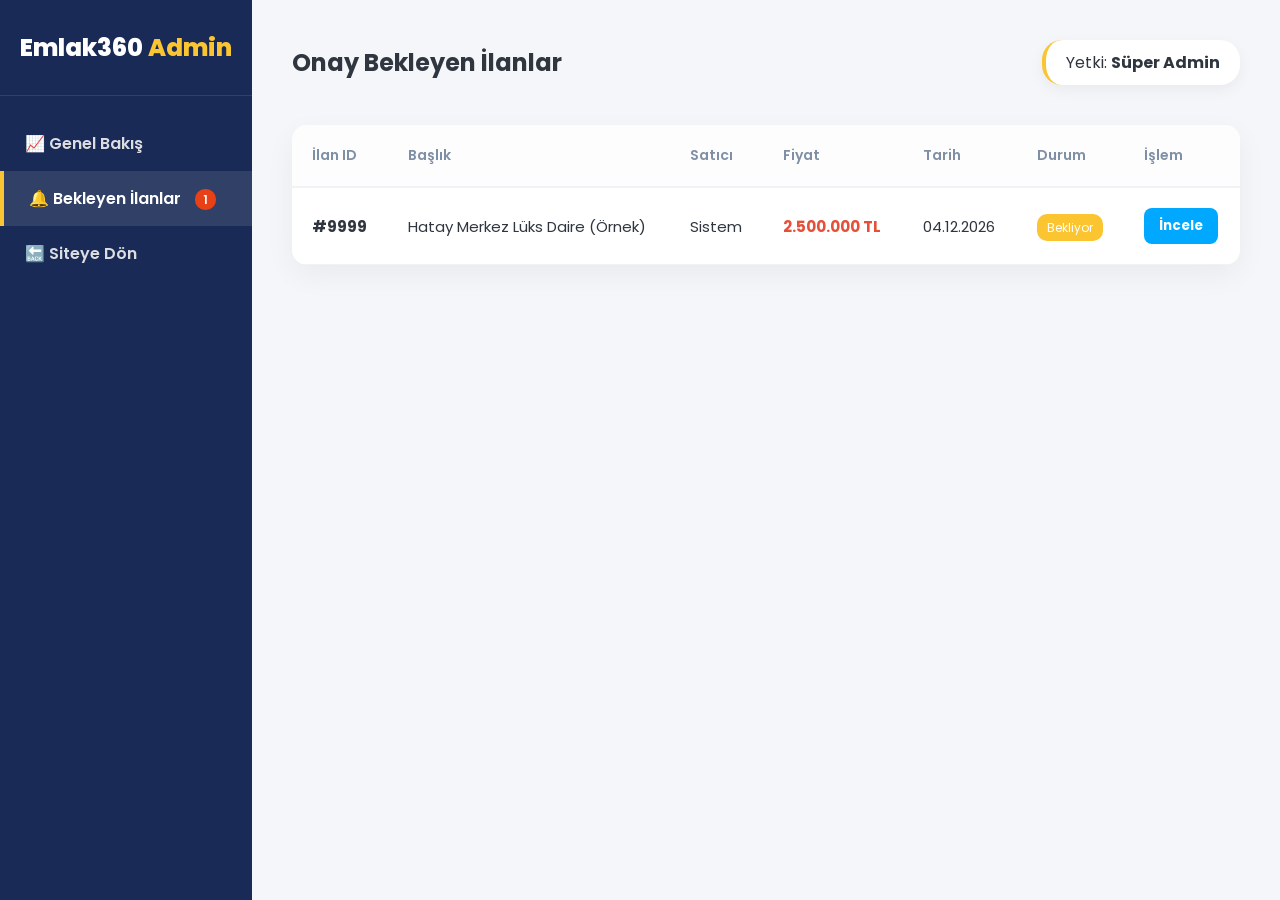
<file: pages/admin-panel.html>
<!DOCTYPE html>
<html lang="tr">
<head>
    <meta charset="UTF-8">
    <meta name="viewport" content="width=device-width, initial-scale=1.0">
    <title>Emlak360 | Yönetim Paneli</title>
    <link rel="stylesheet" href="../css/global.css">
    <link rel="stylesheet" href="../css/admin.css">
</head>
<body>

    <div class="dashboard-container">
        <aside class="dashboard-sidebar admin-sidebar">
            <div class="sidebar-logo">Emlak360 <span>Admin</span></div>
            <ul class="sidebar-menu">
                <li><a href="#">📈 Genel Bakış</a></li>
                <li class="active"><a href="#">🔔 Bekleyen İlanlar <span class="badge" id="pendingCount">0</span></a></li>
                <li><a href="../index.html">🔙 Siteye Dön</a></li>
            </ul>
        </aside>

        <main class="dashboard-content">
            <header class="dashboard-header">
                <h2>Onay Bekleyen İlanlar</h2>
                <div class="user-profile admin-profile">Yetki: <strong>Süper Admin</strong></div>
            </header>

            <div class="table-container">
                <table class="admin-table">
                    <thead>
                        <tr>
                            <th>İlan ID</th>
                            <th>Başlık</th>
                            <th>Satıcı</th>
                            <th>Fiyat</th>
                            <th>Tarih</th>
                            <th>Durum</th>
                            <th>İşlem</th>
                        </tr>
                    </thead>
                    <tbody id="adminTableBody">
                        <!-- JS İle Doldurulacak -->
                    </tbody>
                </table>
            </div>
        </main>
    </div>

    <!-- İLAN İNCELEME MODALI -->
    <div id="previewModal" class="custom-modal">
        <div class="modal-content admin-modal" style="background: white; padding: 40px; border-radius: 15px; width: 500px; color: #333;">
            <h2 id="previewTitle" style="color: #192a56; margin-bottom: 15px;">İlan Önizlemesi</h2>
            <div class="preview-details" style="background: #f5f6fa; padding: 20px; border-radius: 10px; line-height: 1.8;">
                <p><strong>Satıcı:</strong> <span id="previewSeller"></span></p>
                <p><strong>Fiyat:</strong> <span id="previewPrice" style="color: #e55039; font-weight: bold;"></span></p>
                <p><strong>Açıklama:</strong> <span id="previewDesc"></span></p>
            </div>
            <div class="action-buttons" style="display: flex; gap: 10px; margin-top: 25px;">
                <button onclick="approveListing()" style="flex: 1; background: #4cd137; color: white; padding: 12px; border: none; border-radius: 8px; font-weight: bold; cursor: pointer;">✅ Onayla ve Yayına Al</button>
                <button onclick="rejectListing()" style="flex: 1; background: #e84118; color: white; padding: 12px; border: none; border-radius: 8px; font-weight: bold; cursor: pointer;">❌ Reddet</button>
                <button onclick="closePreview()" style="background: #7f8fa6; color: white; padding: 12px 20px; border: none; border-radius: 8px; font-weight: bold; cursor: pointer;">Kapat</button>
            </div>
        </div>
    </div>

    <script src="../js/admin.js"></script>
</body>
</html>
</file>
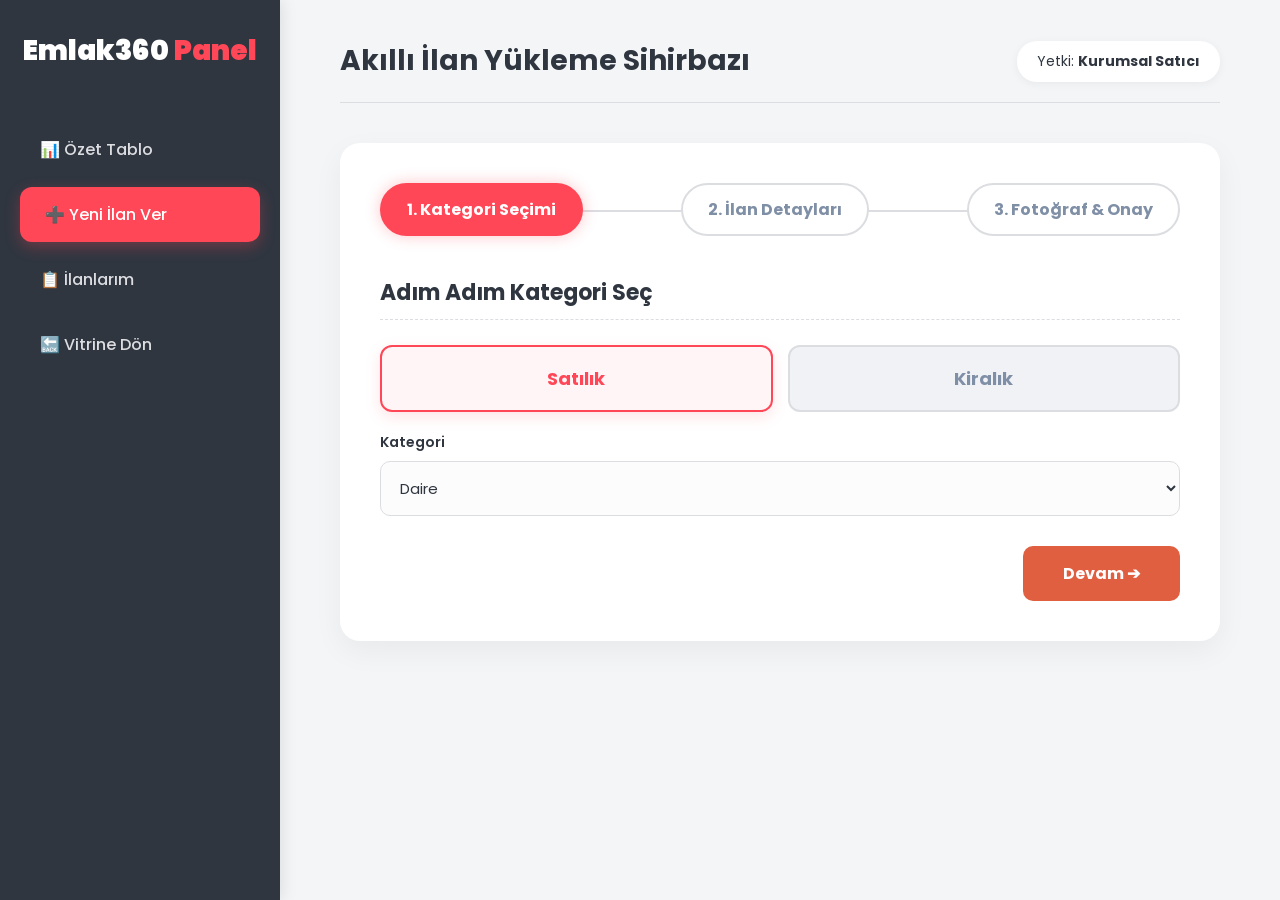
<file: pages/seller-panel.html>
<!DOCTYPE html>
<html lang="tr">
<head>
    <meta charset="UTF-8">
    <meta name="viewport" content="width=device-width, initial-scale=1.0">
    <title>Emlak360 | Satıcı Yönetim Paneli</title>
    <link rel="stylesheet" href="../css/global.css">
    <link rel="stylesheet" href="../css/seller.css">
</head>
<body>

    <div class="dashboard-container">
        <aside class="dashboard-sidebar">
            <div class="sidebar-logo">Emlak360 <span>Panel</span></div>
            <ul class="sidebar-menu">
                <li><a href="#">📊 Özet Tablo</a></li>
                <li class="active"><a href="#">➕ Yeni İlan Ver</a></li>
                <li><a href="#">📋 İlanlarım</a></li>
                <li><a href="../index.html">🔙 Vitrine Dön</a></li>
            </ul>
        </aside>

        <main class="dashboard-content">
            <header class="dashboard-header">
                <h2>Akıllı İlan Yükleme Sihirbazı</h2>
                <div class="user-profile">Yetki: <strong>Kurumsal Satıcı</strong></div>
            </header>

            <div class="wizard-container">
                <!-- TIKLANABİLİR AŞAMA GÖSTERGELERİ -->
                <div class="wizard-steps">
                    <div class="step active" id="step-1-indicator" onclick="nextStep(1)" style="cursor: pointer; transition: 0.3s;" onmouseover="this.style.transform='scale(1.05)'" onmouseout="this.style.transform='scale(1)'">1. Kategori Seçimi</div>
                    <div class="step" id="step-2-indicator" onclick="nextStep(2)" style="cursor: pointer; transition: 0.3s;" onmouseover="this.style.transform='scale(1.05)'" onmouseout="this.style.transform='scale(1)'">2. İlan Detayları</div>
                    <div class="step" id="step-3-indicator" onclick="nextStep(3)" style="cursor: pointer; transition: 0.3s;" onmouseover="this.style.transform='scale(1.05)'" onmouseout="this.style.transform='scale(1)'">3. Fotoğraf & Onay</div>
                </div>

                <div class="wizard-step-content active" id="step-1">
                    <h3>Adım Adım Kategori Seç</h3>
                    <div class="transaction-types">
                        <button class="trans-btn active" id="btn-satilik" onclick="setTransactionType('satilik')">Satılık</button>
                        <button class="trans-btn" id="btn-kiralik" onclick="setTransactionType('kiralik')">Kiralık</button>
                    </div>

                    <div class="form-group" style="margin-top: 20px;">
                        <label>Kategori</label>
                        <select id="ilanKategori" class="modern-select" onchange="updateDynamicFields()">
                            <optgroup label="Konut">
                                <option value="daire">Daire</option>
                                <option value="rezidans">Rezidans</option>
                                <option value="mustakil">Müstakil Ev</option>
                                <option value="villa">Villa</option>
                            </optgroup>
                            <optgroup label="İş Yeri">
                                <option value="ofis">Ofis & Büro</option>
                                <option value="dukkan">Dükkan & Mağaza</option>
                                <option value="depo">Depo & Antrepo</option>
                            </optgroup>
                            <optgroup label="Arsa">
                                <option value="imarli">İmarlı Arsa</option>
                                <option value="tarla">Tarla</option>
                                <option value="zeytinlik">Zeytinlik</option>
                            </optgroup>
                        </select>
                    </div>
                    
                    <div style="text-align: right; margin-top: 30px;">
                        <button class="btn-next" onclick="nextStep(2)">Devam ➔</button>
                    </div>
                </div>

                <div class="wizard-step-content" id="step-2">
                    <h3>İlan Detayları</h3>
                    
                    <div class="form-group"><label>İlan Başlığı *</label><input type="text" id="ilanBaslik" placeholder="Örn: İskenderun Sahilde Masrafsız Lüks Daire"></div>
                    <div class="form-group"><label>Açıklama *</label><textarea id="ilanAciklama" rows="5" placeholder="İlanın genel özelliklerini ve avantajlarını detaylıca yazın..."></textarea></div>
                    <div class="form-row"><div class="form-group"><label>Fiyat (TL) *</label><input type="number" id="ilanFiyat" placeholder="Örn: 3500000"></div></div>

                    <div class="form-row">
                        <div class="form-group"><label>İl *</label><select id="ilanIl"><option>Hatay</option><option>İstanbul</option><option>Ankara</option><option>İzmir</option></select></div>
                        <div class="form-group"><label>İlçe *</label><input type="text" id="ilanIlce" value="İskenderun"></div>
                        <div class="form-group"><label>Mahalle</label><input type="text" id="ilanMahalle" placeholder="Örn: Numune Mah."></div>
                    </div>

                    <div id="binaFields" class="dynamic-field-group">
                        <h4 class="section-title">Bina / Konut Özellikleri</h4>
                        <div class="form-row">
                            <div class="form-group"><label>m² (Brüt) *</label><input type="number" id="ilanM2Brut" placeholder="120"></div>
                            <div class="form-group"><label>m² (Net) *</label><input type="number" id="ilanM2Net" placeholder="105"></div>
                            <div class="form-group"><label>Oda Sayısı *</label><select id="ilanOda"><option>1+1</option><option>2+1</option><option>3+1</option><option>4+1</option><option>Bölmesiz</option></select></div>
                        </div>
                        <div class="form-row">
                            <div class="form-group"><label>Bina Yaşı</label><select id="ilanYas"><option>0</option><option>1-5</option><option>6-10</option><option>11-15</option><option>21+</option></select></div>
                            <div class="form-group"><label>Bulunduğu Kat</label><select id="ilanKat"><option>Giriş Katı</option><option>1</option><option>2</option><option>3</option><option>10+</option></select></div>
                            <div class="form-group"><label>Isıtma</label><select id="ilanIsitma"><option>Doğalgaz (Kombi)</option><option>Merkezi</option><option>Klima</option><option>Yok</option></select></div>
                        </div>
                        <div class="form-row">
                            <div class="form-group"><label>Banyo Sayısı</label><select id="ilanBanyo"><option>1</option><option>2</option><option>3+</option></select></div>
                            <div class="form-group"><label>Cephe</label><select id="ilanCephe"><option>Kuzey</option><option>Güney</option><option>Doğu</option><option>Batı</option></select></div>
                            <div class="form-group"><label>Eşyalı</label><select id="ilanEsyali"><option>Hayır</option><option>Evet</option></select></div>
                        </div>
                    </div>

                    <div id="arsaFields" class="dynamic-field-group" style="display: none;">
                        <h4 class="section-title">Arsa Özellikleri</h4>
                        <div class="form-row">
                            <div class="form-group"><label>m² *</label><input type="number" id="ilanArsaM2" placeholder="Örn: 1000"></div>
                            <div class="form-group"><label>Ada No</label><input type="number" id="ilanAda" placeholder="105"></div>
                            <div class="form-group"><label>Parsel No</label><input type="number" id="ilanParsel" placeholder="12"></div>
                        </div>
                        <div class="form-row">
                            <div class="form-group"><label>İmar Durumu</label><select id="ilanImar"><option>Konut</option><option>Ticari</option><option>Tarla</option><option>Sanayi</option></select></div>
                            <div class="form-group"><label>Kaks (Emsal)</label><input type="text" id="ilanEmsal" placeholder="Örn: 1.5"></div>
                            <div class="form-group"><label>Tapu Durumu</label><select id="ilanTapu"><option>Müstakil Parsel</option><option>Hisseli Parsel</option></select></div>
                        </div>
                    </div>

                    <div style="margin-top: 30px; display: flex; justify-content: space-between;">
                        <button class="btn-prev" onclick="prevStep(1)">⬅ Geri</button>
                        <button class="btn-next" onclick="nextStep(3)">Devam ➔</button>
                    </div>
                </div>

                <div class="wizard-step-content" id="step-3">
                    <h3>Fotoğraf ve Onay</h3>
                    <div class="upload-area">
                        <p style="font-size: 20px; font-weight: bold; margin-bottom: 10px; color: #2f3640;">Fotoğrafları Ekleyin</p>
                        <p style="color: #7f8fa6; font-size: 14px; margin-bottom: 20px;">(Sistem simülasyon modunda yüksek çözünürlüklü otomatik resim atayacaktır.)</p>
                        <input type="file" multiple class="btn-upload" disabled style="background: #f1f2f6; border: none; color: #2f3640; padding: 15px; width: 100%; border-radius: 10px;">
                    </div>
                    
                    <div style="margin-top: 30px; display: flex; justify-content: space-between;">
                        <button class="btn-prev" onclick="prevStep(2)">⬅ Geri</button>
                        <button class="btn-submit" onclick="submitListing()">🚀 Onaya Gönder</button>
                    </div>
                </div>
            </div>
        </main>
    </div>

    <script src="../js/seller.js"></script>
</body>
</html>
</file>
<file: css/global.css>
/* css/global.css */
@import url('https://fonts.googleapis.com/css2?family=Poppins:wght@300;400;600;800&display=swap');

/* TASARIM SİSTEMİ DEĞİŞKENLERİ (Renk Kontrastı ve Erişilebilirlik) */
:root {
    --primary-color: #e55039; /* Vurgu rengi - Kırmızımsı turuncu */
    --primary-hover: #eb2f06;
    --bg-dark: #1e272e;
    --bg-light: #f5f6fa;
    --text-main: #2f3640;
    --text-light: #dcdde1;
    --glass-bg: rgba(255, 255, 255, 0.1);
    --glass-border: rgba(255, 255, 255, 0.2);
    --font-main: 'Poppins', sans-serif;
}

/* RESET VE ERİŞİLEBİLİRLİK (A11y) */
* {
    margin: 0;
    padding: 0;
    box-sizing: border-box;
    font-family: var(--font-main);
}

body {
    background-color: var(--bg-dark);
    color: var(--text-light);
    overflow-x: hidden;
}

/* ÖZEL SAĞ TIK MENÜSÜ TASARIMI */
.custom-context-menu {
    position: absolute;
    background: rgba(30, 39, 46, 0.95);
    backdrop-filter: blur(10px);
    border: 1px solid var(--glass-border);
    border-radius: 12px;
    width: 220px;
    box-shadow: 0 10px 30px rgba(0,0,0,0.5);
    display: none;
    z-index: 10000;
    overflow: hidden;
}

.custom-context-menu ul {
    list-style: none;
    padding: 10px 0;
}

.custom-context-menu ul li {
    padding: 12px 20px;
    font-size: 14px;
    font-weight: 400;
    cursor: pointer;
    transition: 0.2s ease;
    color: var(--text-light);
    display: flex;
    align-items: center;
    gap: 10px;
}

.custom-context-menu ul li:hover {
    background: var(--primary-color);
    color: #fff;
    padding-left: 25px; /* Hover animasyonu */
}

.custom-context-menu ul li.close-menu {
    border-top: 1px solid rgba(255,255,255,0.1);
    margin-top: 5px;
    color: #ff7675;
}
.custom-context-menu ul li.close-menu:hover {
    background: #d63031;
    color: white;
}
</file>
<file: css/admin.css>
/* css/admin.css */
body { background-color: #f5f6fa; color: #2f3640; overflow-y: auto; }

.dashboard-container { display: flex; min-height: 100vh; }

/* Admin Sidebar (Farklılaştırmak için daha koyu lacivert tonu) */
.admin-sidebar { background: #192a56; }
.sidebar-logo { padding: 30px 20px; font-size: 24px; font-weight: 800; border-bottom: 1px solid rgba(255,255,255,0.1); color: white;}
.sidebar-logo span { color: #fbc531; /* Admin'e özel sarı vurgu */ }
.sidebar-menu { list-style: none; padding: 20px 0; }
.sidebar-menu li a { display: block; padding: 15px 25px; color: #dcdde1; text-decoration: none; font-weight: 600; transition: 0.3s; }
.sidebar-menu li a:hover, .sidebar-menu li.active a { background: rgba(255,255,255,0.1); color: white; border-left: 4px solid #fbc531; }
.badge { background: #e84118; color: white; padding: 2px 8px; border-radius: 10px; font-size: 12px; margin-left: 10px; }

/* Ana İçerik */
.dashboard-content { flex: 1; padding: 40px; }
.dashboard-header { display: flex; justify-content: space-between; align-items: center; margin-bottom: 40px; }
.admin-profile { background: white; padding: 10px 20px; border-radius: 20px; box-shadow: 0 5px 15px rgba(0,0,0,0.05); border-left: 4px solid #fbc531;}

/* Tablo Tasarımı */
.table-container { background: white; border-radius: 15px; box-shadow: 0 10px 30px rgba(0,0,0,0.05); overflow: hidden; }
.admin-table { width: 100%; border-collapse: collapse; text-align: left; }
.admin-table th { background: #fdfdfd; padding: 20px; color: #7f8fa6; font-weight: 600; font-size: 14px; border-bottom: 2px solid #f1f2f6; }
.admin-table td { padding: 20px; border-bottom: 1px solid #f1f2f6; font-size: 15px; vertical-align: middle; }
.admin-table tr:hover { background: #fdfdfd; }

/* Etiketler (Badges) */
.status-badge { padding: 5px 12px; border-radius: 20px; font-size: 12px; font-weight: bold; }
.status-pending { background: rgba(251, 197, 49, 0.2); color: #e1b12c; }
.status-approved { background: rgba(76, 209, 55, 0.2); color: #44bd32; }

/* Butonlar */
.btn-view { background: #00a8ff; color: white; border: none; padding: 8px 15px; border-radius: 8px; cursor: pointer; font-weight: bold; transition: 0.2s;}
.btn-view:hover { background: #0097e6; }

/* Admin Modal */
.custom-modal { display: none; position: fixed; top: 0; left: 0; width: 100%; height: 100%; background: rgba(0, 0, 0, 0.8); z-index: 2000; justify-content: center; align-items: center; }
.admin-modal { background: white; padding: 40px; border-radius: 20px; width: 500px; max-width: 90%; }
.preview-details { margin: 20px 0; padding: 20px; background: #f5f6fa; border-radius: 10px; line-height: 1.8; }
.action-buttons { display: flex; gap: 10px; justify-content: space-between; margin-top: 20px; }
.btn-approve { background: #4cd137; color: white; border: none; padding: 12px; border-radius: 8px; cursor: pointer; font-weight: bold; flex: 1; transition: 0.2s;}
.btn-approve:hover { background: #44bd32; }
.btn-reject { background: #e84118; color: white; border: none; padding: 12px; border-radius: 8px; cursor: pointer; font-weight: bold; flex: 1; transition: 0.2s;}
.btn-reject:hover { background: #c23616; }
.btn-close { background: transparent; border: 1px solid #7f8fa6; color: #7f8fa6; padding: 12px; border-radius: 8px; cursor: pointer; font-weight: bold; transition: 0.2s; }
.btn-close:hover { background: #7f8fa6; color: white;}
</file>
<file: css/seller.css>
body {
    margin: 0; padding: 0; font-family: 'Poppins', sans-serif;
    background-color: #f4f5f7;
    color: #2f3640; overflow-x: hidden;
}

.dashboard-container { display: flex; height: 100vh; }

.dashboard-sidebar {
    width: 280px; background: #2f3640; color: white;
    display: flex; flex-direction: column; padding: 30px 20px; box-shadow: 2px 0 15px rgba(0,0,0,0.1);
}
.sidebar-logo { font-size: 28px; font-weight: 900; margin-bottom: 50px; text-align: center; }
.sidebar-logo span { color: #ff4757; }
.sidebar-menu { list-style: none; padding: 0; margin: 0; display: flex; flex-direction: column; gap: 10px; }
.sidebar-menu li a {
    display: block; padding: 15px 20px; color: #dcdde1; text-decoration: none; font-size: 16px;
    font-weight: 500; border-radius: 12px; transition: all 0.3s ease;
}
.sidebar-menu li a:hover, .sidebar-menu li.active a {
    background: #ff4757; color: white; padding-left: 25px; box-shadow: 0 5px 15px rgba(255,71,87,0.3);
}

.dashboard-content { flex: 1; padding: 40px 60px; overflow-y: auto; }
.dashboard-header { display: flex; justify-content: space-between; align-items: center; margin-bottom: 40px; border-bottom: 1px solid #dcdde1; padding-bottom: 20px;}
.dashboard-header h2 { font-size: 28px; margin: 0; color: #2f3640;}
.user-profile { background: #fff; padding: 10px 20px; border-radius: 20px; font-size: 14px; box-shadow: 0 2px 10px rgba(0,0,0,0.05);}

.wizard-container { background: #fff; padding: 40px; border-radius: 20px; box-shadow: 0 10px 30px rgba(0,0,0,0.05); max-width: 900px; margin: 0 auto;}
.wizard-steps { display: flex; justify-content: space-between; margin-bottom: 40px; position: relative; }
.wizard-steps::before { content: ''; position: absolute; top: 50%; left: 0; width: 100%; height: 2px; background: #dcdde1; z-index: 1; }
.step { background: #fff; border: 2px solid #dcdde1; color: #7f8fa6; padding: 12px 25px; border-radius: 30px; font-weight: bold; z-index: 2; position: relative; transition: 0.3s; }
.step.active { background: #ff4757; border-color: #ff4757; color: white; box-shadow: 0 0 15px rgba(255,71,87,0.3); }

.wizard-step-content { display: none; animation: fadeIn 0.4s ease; }
.wizard-step-content.active { display: block; }
@keyframes fadeIn { from { opacity: 0; transform: translateY(10px); } to { opacity: 1; transform: translateY(0); } }

.wizard-step-content h3 { color: #2f3640; margin-bottom: 25px; font-size: 22px; border-bottom: 1px dashed #dcdde1; padding-bottom: 10px;}

/* İŞLEVSEL SATILIK KİRALIK BUTONLARI */
.transaction-types { display: flex; gap: 15px; margin-bottom: 20px; }
.trans-btn { 
    flex: 1; padding: 18px; background: #f1f2f6; border: 2px solid #dcdde1; 
    color: #7f8fa6; font-size: 18px; font-weight: bold; border-radius: 12px; 
    cursor: pointer; transition: all 0.3s ease; 
}
.trans-btn:hover { background: #dfe4ea; }
.trans-btn.active { 
    background: rgba(255, 71, 87, 0.05); border-color: #ff4757; 
    color: #ff4757; box-shadow: 0 5px 15px rgba(255, 71, 87, 0.15); 
}

.form-row { display: flex; gap: 20px; margin-bottom: 20px; }
.form-group { flex: 1; display: flex; flex-direction: column; margin-bottom: 20px;}
.form-group label { color: #2f3640; font-size: 14px; margin-bottom: 8px; font-weight: 600; }
.form-group input, .form-group select, .form-group textarea {
    background: #fcfcfc; border: 1px solid #dcdde1; color: #2f3640;
    padding: 15px; border-radius: 10px; font-size: 15px; outline: none; transition: 0.3s; font-family: inherit;
}
.form-group input:focus, .form-group select:focus, .form-group textarea:focus { border-color: #ff4757; box-shadow: 0 0 8px rgba(255,71,87,0.2); }

.section-title { color: #ff4757; margin-bottom: 15px; border-bottom: 1px solid #dcdde1; padding-bottom: 5px; font-size: 16px;}
.dynamic-field-group { background: #f8f9fa; padding: 20px; border-radius: 12px; border: 1px solid #dcdde1; margin-bottom: 20px;}
.upload-area { text-align: center; padding: 40px 20px; background: #f8f9fa; border: 2px dashed #b2bec3; border-radius: 15px; }

.btn-next, .btn-submit { background: #e15f41; color: white; border: none; padding: 15px 40px; border-radius: 10px; font-size: 16px; font-weight: bold; cursor: pointer; transition: 0.3s; }
.btn-next:hover, .btn-submit:hover { background: #c44536; transform: translateY(-2px); }
.btn-prev { background: #f1f2f6; color: #2f3640; border: 1px solid #dcdde1; padding: 15px 40px; border-radius: 10px; font-size: 16px; font-weight: bold; cursor: pointer; transition: 0.3s; }
.btn-prev:hover { background: #dfe4ea; }
</file>
